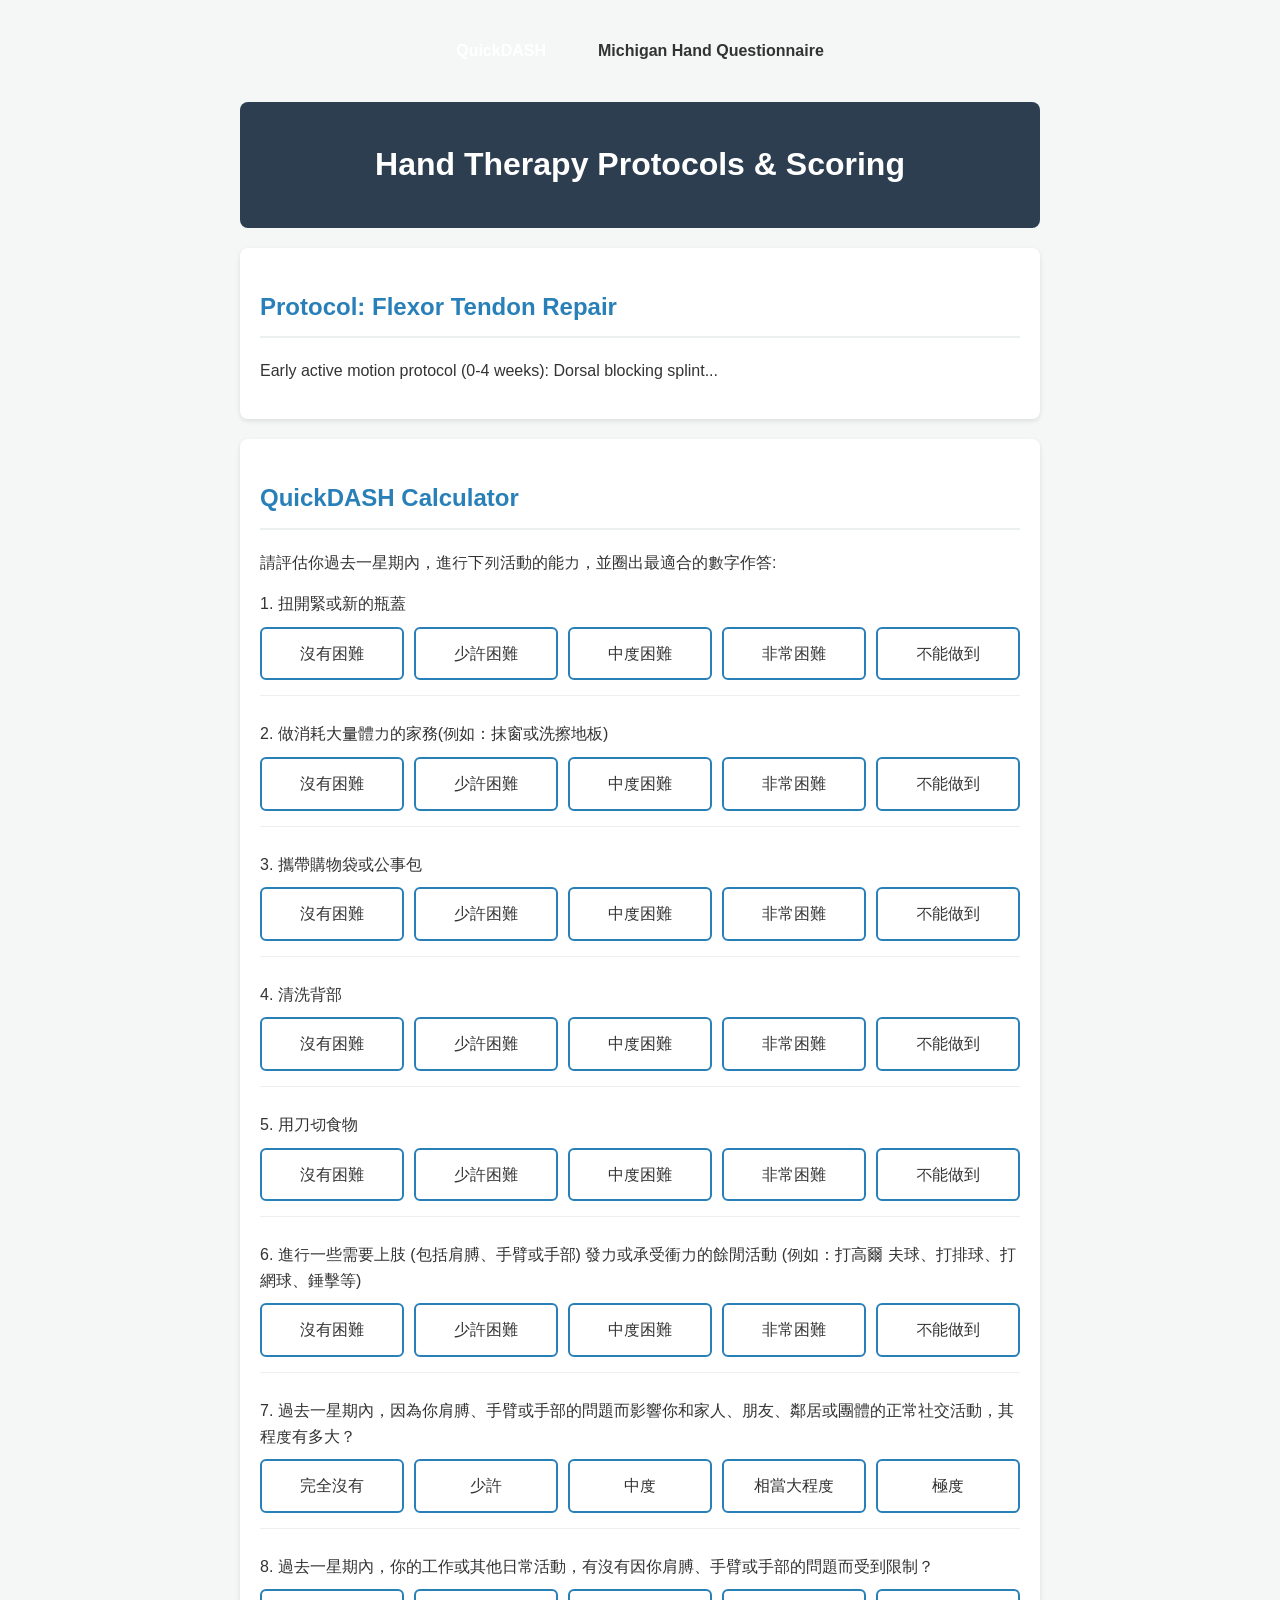
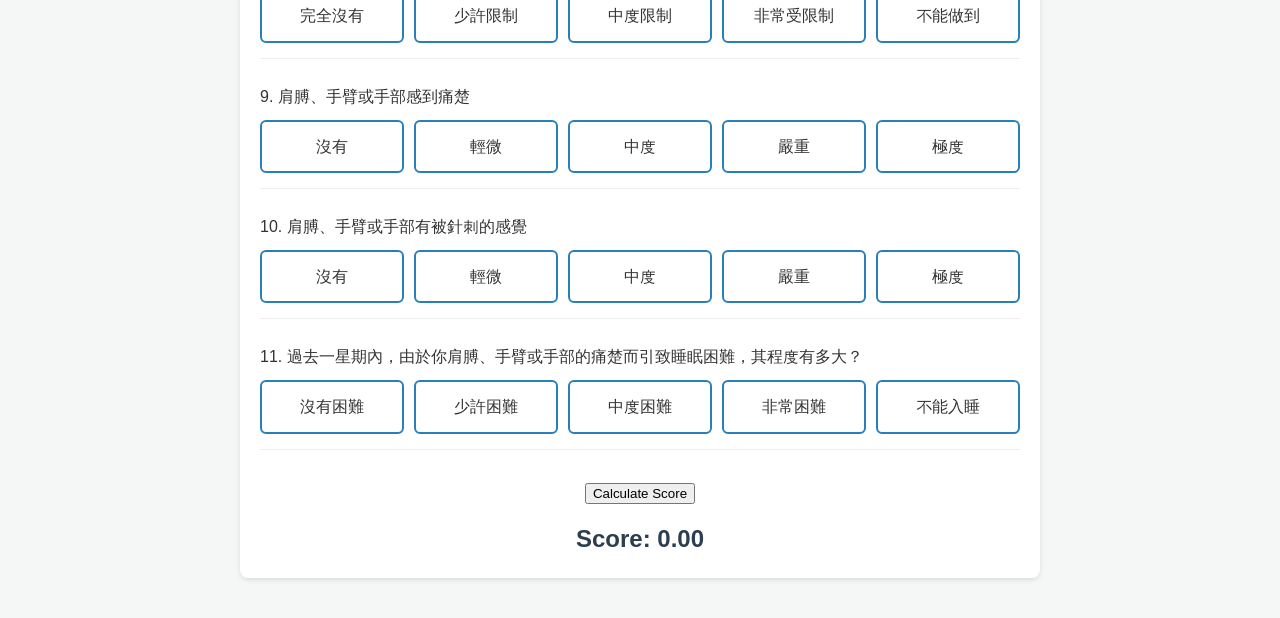
<file: index.html>
<!DOCTYPE html>
<html lang="en">
<head>
    <meta charset="UTF-8">
    <meta name="viewport" content="width=device-width, initial-scale=1.0">
    <title>Hand Therapy Tools</title>
    <link rel="stylesheet" href="style.css">
</head>
<body>
    <nav class="main-nav">
    <a href="index.html" class="active">QuickDASH</a>
    <a href="mhq.html">Michigan Hand Questionnaire</a>
</nav>
    <header>
        <h1>Hand Therapy Protocols & Scoring</h1>
    </header>

    <main>
        <section id="protocol">
            <h2>Protocol: Flexor Tendon Repair</h2>
            <p>Early active motion protocol (0-4 weeks): Dorsal blocking splint...</p>
        </section>

<section id="calculator">
    <h2>QuickDASH Calculator</h2>
    <p>請評估你過去一星期內，進行下列活動的能力，並圈出最適合的數字作答:</p>
    
    <div id="quickdash-form">
        <div class="question-row">
            <p>1. 扭開緊或新的瓶蓋</p>
            <div class="option-group" data-question="q1">
                <label><input type="radio" name="q1" value="1"> 沒有困難</label>
                <label><input type="radio" name="q1" value="2"> 少許困難</label>
                <label><input type="radio" name="q1" value="3"> 中度困難</label>
                <label><input type="radio" name="q1" value="4"> 非常困難</label>
                <label><input type="radio" name="q1" value="5"> 不能做到</label>
            </div>
        </div>

        <div class="question-row">
            <p>2. 做消耗大量體力的家務(例如：抹窗或洗擦地板)
            </p>
            <div class="option-group" data-question="q2">
                <label><input type="radio" name="q2" value="1"> 沒有困難</label>
                <label><input type="radio" name="q2" value="2"> 少許困難</label>
                <label><input type="radio" name="q2" value="3"> 中度困難</label>
                <label><input type="radio" name="q2" value="4"> 非常困難</label>
                <label><input type="radio" name="q2" value="5"> 不能做到</label>
            </div>
        </div>

        <div class="question-row">
            <p>3. 攜帶購物袋或公事包</p>
            <div class="option-group" data-question="q1">
                <label><input type="radio" name="q3" value="1"> 沒有困難</label>
                <label><input type="radio" name="q3" value="2"> 少許困難</label>
                <label><input type="radio" name="q3" value="3"> 中度困難</label>
                <label><input type="radio" name="q3" value="4"> 非常困難</label>
                <label><input type="radio" name="q3" value="5"> 不能做到</label>
            </div>
        </div>

        <div class="question-row">
            <p>4. 清洗背部</p>
            <div class="option-group" data-question="q1">
                <label><input type="radio" name="q4" value="1"> 沒有困難</label>
                <label><input type="radio" name="q4" value="2"> 少許困難</label>
                <label><input type="radio" name="q4" value="3"> 中度困難</label>
                <label><input type="radio" name="q4" value="4"> 非常困難</label>
                <label><input type="radio" name="q4" value="5"> 不能做到</label>
            </div>
        </div>
        
        <div class="question-row">
            <p>5. 用刀切食物</p>
            <div class="option-group" data-question="q1">
                <label><input type="radio" name="q5" value="1"> 沒有困難</label>
                <label><input type="radio" name="q5" value="2"> 少許困難</label>
                <label><input type="radio" name="q5" value="3"> 中度困難</label>
                <label><input type="radio" name="q5" value="4"> 非常困難</label>
                <label><input type="radio" name="q5" value="5"> 不能做到</label>
            </div>
        </div>

        <div class="question-row">
            <p>6. 進行一些需要上肢 (包括肩膊、手臂或手部) 發力或承受衝力的餘閒活動 (例如：打高爾 夫球、打排球、打網球、錘擊等)</p>
            <div class="option-group" data-question="q1">
                <label><input type="radio" name="q6" value="1"> 沒有困難</label>
                <label><input type="radio" name="q6" value="2"> 少許困難</label>
                <label><input type="radio" name="q6" value="3"> 中度困難</label>
                <label><input type="radio" name="q6" value="4"> 非常困難</label>
                <label><input type="radio" name="q6" value="5"> 不能做到</label>
            </div>
        </div>

        <div class="question-row">
            <p>7. 過去一星期內，因為你肩膊、手臂或手部的問題而影響你和家人、朋友、鄰居或團體的正常社交活動，其程度有多大？</p>
            <div class="option-group" data-question="q1">
                <label><input type="radio" name="q7" value="1"> 完全沒有</label>
                <label><input type="radio" name="q7" value="2"> 少許</label>
                <label><input type="radio" name="q7" value="3"> 中度</label>
                <label><input type="radio" name="q7" value="4"> 相當大程度</label>
                <label><input type="radio" name="q7" value="5"> 極度</label>
            </div>
        </div>

        <div class="question-row">
            <p>8. 過去一星期內，你的工作或其他日常活動，有沒有因你肩膊、手臂或手部的問題而受到限制？</p>
            <div class="option-group" data-question="q1">
                <label><input type="radio" name="q8" value="1"> 完全沒有</label>
                <label><input type="radio" name="q8" value="2"> 少許限制</label>
                <label><input type="radio" name="q8" value="3"> 中度限制</label>
                <label><input type="radio" name="q8" value="4"> 非常受限制</label>
                <label><input type="radio" name="q8" value="5"> 不能做到</label>
            </div>
        </div>

        <div class="question-row">
            <p>9. 肩膊、手臂或手部感到痛楚</p>
            <div class="option-group" data-question="q1">
                <label><input type="radio" name="q9" value="1"> 沒有</label>
                <label><input type="radio" name="q9" value="2"> 輕微</label>
                <label><input type="radio" name="q9" value="3"> 中度</label>
                <label><input type="radio" name="q9" value="4"> 嚴重</label>
                <label><input type="radio" name="q9" value="5"> 極度</label>
            </div>
        </div>

        <div class="question-row">
            <p>10. 肩膊、手臂或手部有被針刺的感覺</p>
            <div class="option-group" data-question="q1">
                <label><input type="radio" name="q10" value="1"> 沒有</label>
                <label><input type="radio" name="q10" value="2"> 輕微</label>
                <label><input type="radio" name="q10" value="3"> 中度</label>
                <label><input type="radio" name="q10" value="4"> 嚴重</label>
                <label><input type="radio" name="q10" value="5"> 極度</label>
            </div>
        </div>

        <div class="question-row">
            <p>11. 過去一星期內，由於你肩膊、手臂或手部的痛楚而引致睡眠困難，其程度有多大？</p>
            <div class="option-group" data-question="q1">
                <label><input type="radio" name="q11" value="1"> 沒有困難</label>
                <label><input type="radio" name="q11" value="2"> 少許困難</label>
                <label><input type="radio" name="q11" value="3"> 中度困難</label>
                <label><input type="radio" name="q11" value="4"> 非常困難</label>
                <label><input type="radio" name="q11" value="5"> 不能入睡</label>
            </div>
        </div>
        
        <div class="results-area">
            <button onclick="calculateQuickDash()">Calculate Score</button>
            <div class="score-display">Score: <span id="dash-result">0.00</span></div>
        </div>
    </div>
</section>
    </main>

    <script src="script.js"></script>
</body>
</html>
</file>
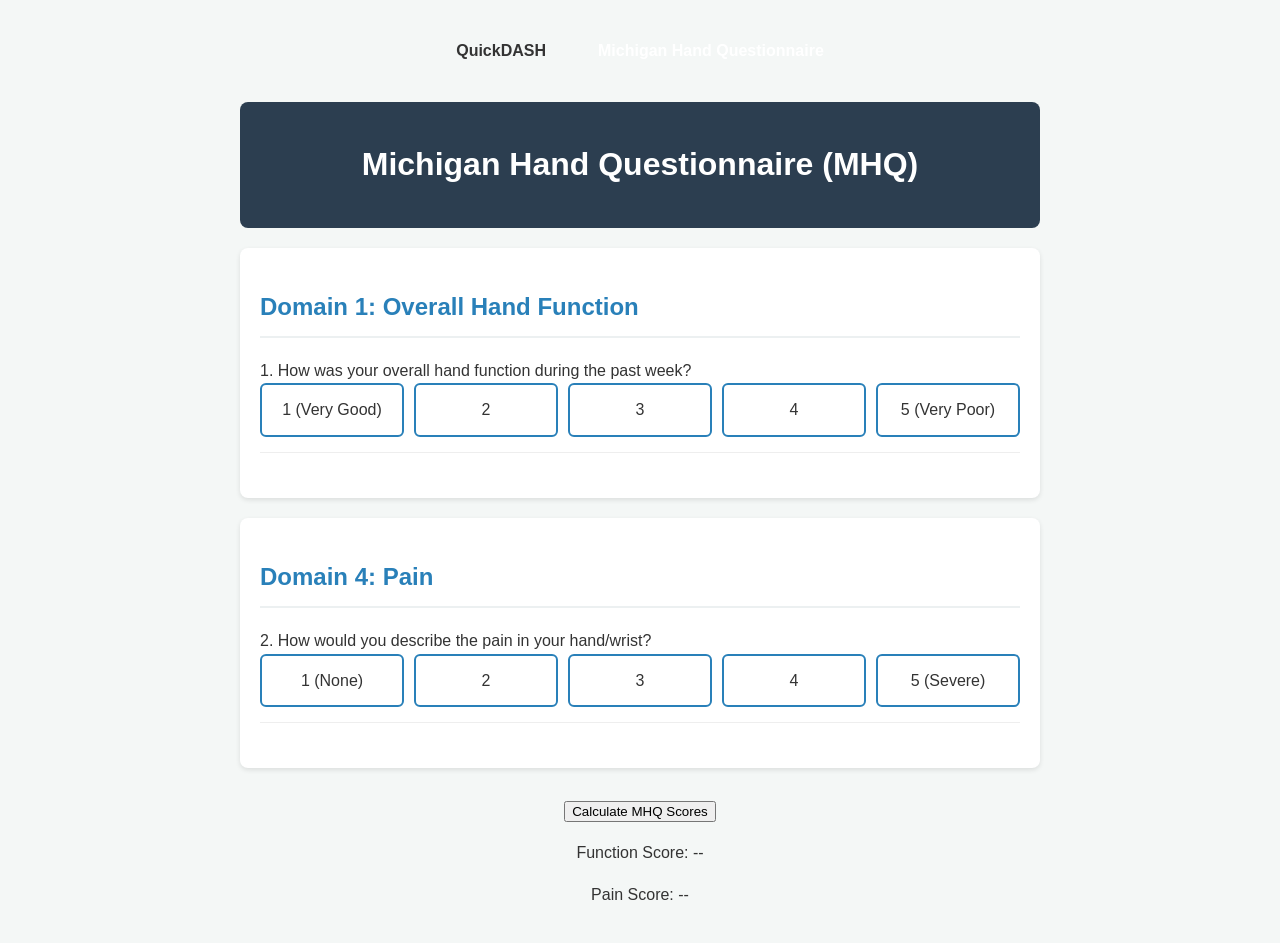
<file: mhq.html>
<!DOCTYPE html>
<html lang="en">
<head>
    <meta charset="UTF-8">
    <meta name="viewport" content="width=device-width, initial-scale=1.0">
    <title>MHQ - Michigan Hand Questionnaire</title>
    <link rel="stylesheet" href="style.css">
</head>
<body>
    <nav class="main-nav">
        <a href="index.html">QuickDASH</a>
        <a href="mhq.html" class="active">Michigan Hand Questionnaire</a>
    </nav>

    <div class="container">
        <header>
            <h1>Michigan Hand Questionnaire (MHQ)</h1>
        </header>

        <section class="domain-card">
            <h2>Domain 1: Overall Hand Function</h2>
            <div class="question-row">
                <span class="question-text">1. How was your overall hand function during the past week?</span>
                <div class="option-group">
                    <label><input type="radio" name="mhq1" value="1"> 1 (Very Good)</label>
                    <label><input type="radio" name="mhq1" value="2"> 2</label>
                    <label><input type="radio" name="mhq1" value="3"> 3</label>
                    <label><input type="radio" name="mhq1" value="4"> 4</label>
                    <label><input type="radio" name="mhq1" value="5"> 5 (Very Poor)</label>
                </div>
            </div>
            </section>

        <section class="domain-card">
            <h2>Domain 4: Pain</h2>
            <div class="question-row">
                <span class="question-text">2. How would you describe the pain in your hand/wrist?</span>
                <div class="option-group">
                    <label><input type="radio" name="mhq_pain1" value="1"> 1 (None)</label>
                    <label><input type="radio" name="mhq_pain1" value="2"> 2</label>
                    <label><input type="radio" name="mhq_pain1" value="3"> 3</label>
                    <label><input type="radio" name="mhq_pain1" value="4"> 4</label>
                    <label><input type="radio" name="mhq_pain1" value="5"> 5 (Severe)</label>
                </div>
            </div>
        </section>

        <div class="results-area">
            <button onclick="calculateMHQ()">Calculate MHQ Scores</button>
            <div class="mhq-results-grid">
                <p>Function Score: <span id="score-function">--</span></p>
                <p>Pain Score: <span id="score-pain">--</span></p>
                </div>
        </div>
    </div>

    <script src="script.js"></script>
</body>
</html>
</file>
<file: style.css>
.main-nav {
    display: flex;
    justify-content: center;
    gap: 20px;
    margin-bottom: 20px;
    padding: 10px;
}

.main-nav a {
    text-decoration: none;
    color: var(--primary);
    font-weight: bold;
    padding: 8px 16px;
    border-radius: 4px;
}

.main-nav a.active {
    background-color: var(--secondary);
    color: white;
}

/* General Page Styling */
body {
    font-family: 'Segoe UI', Tahoma, Geneva, Verdana, sans-serif;
    line-height: 1.6;
    color: #333;
    max-width: 800px;
    margin: 0 auto;
    padding: 20px;
    background-color: #f4f7f6;
}

header {
    background: #2c3e50;
    color: #ffffff;
    padding: 1rem;
    text-align: center;
    border-radius: 8px;
    margin-bottom: 20px;
}

/* Section Styling (Protocols & Calculator) */
section {
    background: white;
    padding: 20px;
    margin-bottom: 20px;
    border-radius: 8px;
    box-shadow: 0 2px 5px rgba(0,0,0,0.1);
}

h2 {
    color: #2980b9;
    border-bottom: 2px solid #ecf0f1;
    padding-bottom: 10px;
}

/* Question Styling */
.question-row {
    margin-bottom: 25px;
    padding-bottom: 15px;
    border-bottom: 1px solid #eee;
}

.question-row p {
    font-weight: 500;
    margin-bottom: 10px;
}

/* Hide the default radio circles */
.option-group input[type="radio"] {
    display: none;
}

/* Style labels to look like buttons */
.option-group {
    display: flex;
    gap: 10px;
}

.option-group label {
    flex: 1;
    text-align: center;
    padding: 12px;
    border: 2px solid #2980b9;
    border-radius: 6px;
    cursor: pointer;
    transition: all 0.2s ease;
    background-color: white;
}

/* When the hidden radio is checked, change the label's look */
.option-group input[type="radio"]:checked + label, 
.option-group label:has(input:checked) {
    background-color: #2980b9;
    color: white;
}

.results-area {
    margin-top: 30px;
    text-align: center;
}

.score-display {
    margin-top: 15px;
    font-size: 1.5rem;
    font-weight: bold;
    color: #2c3e50;
}
/* Result Text */
#result {
    font-weight: bold;
    font-size: 1.5rem;
    color: #c0392b;
}
</file>
